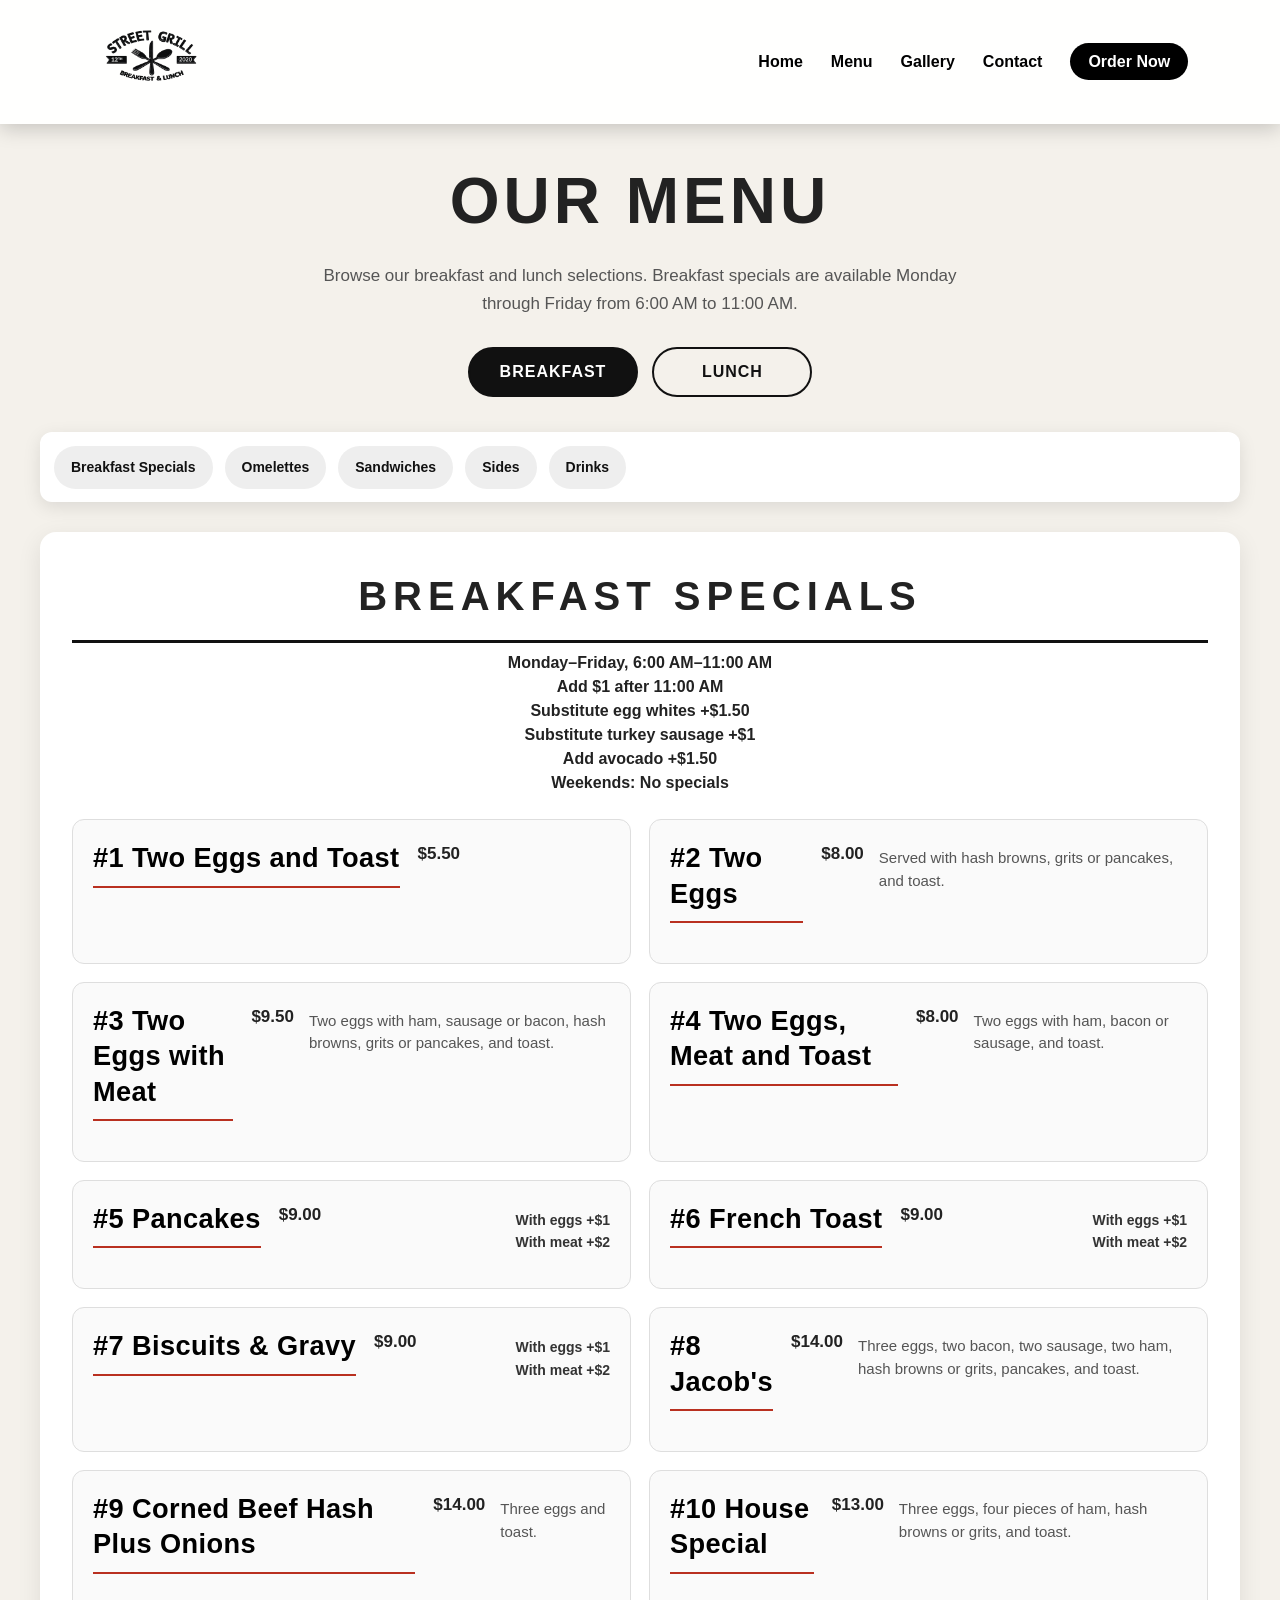
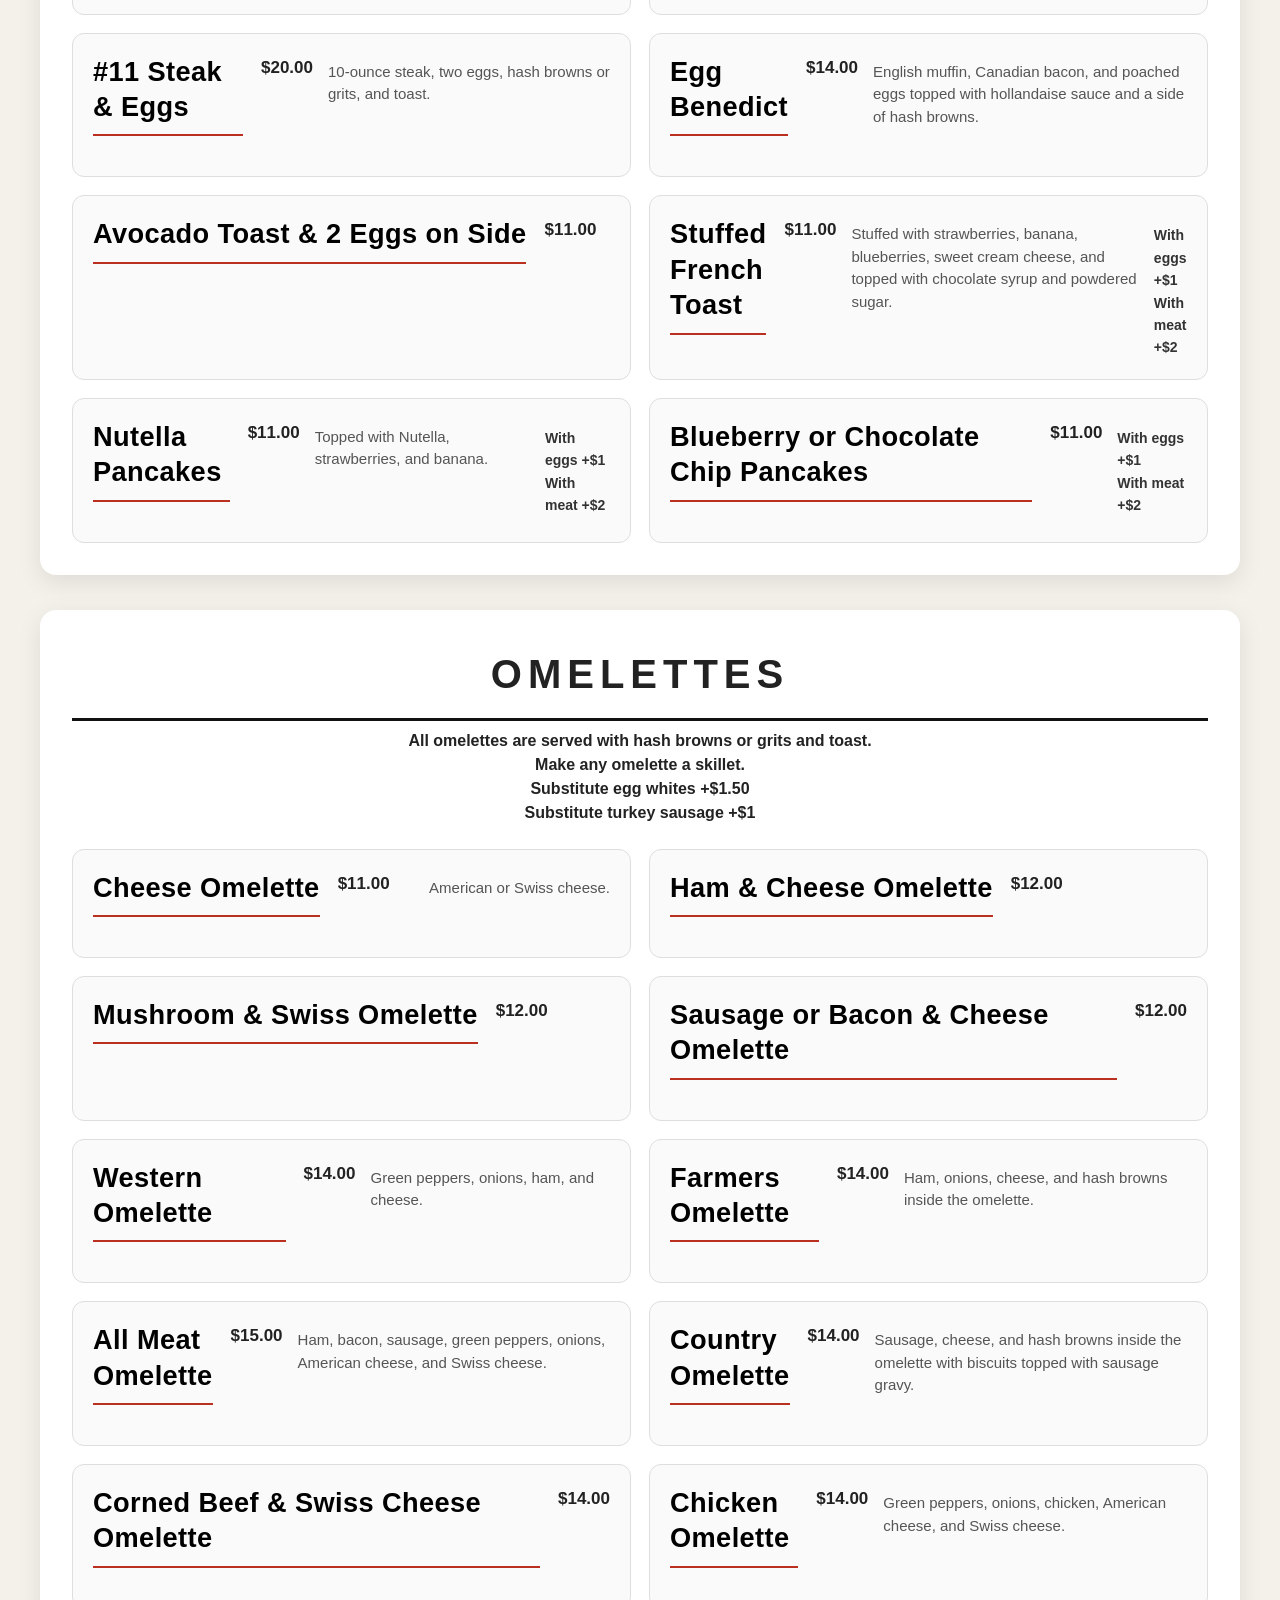
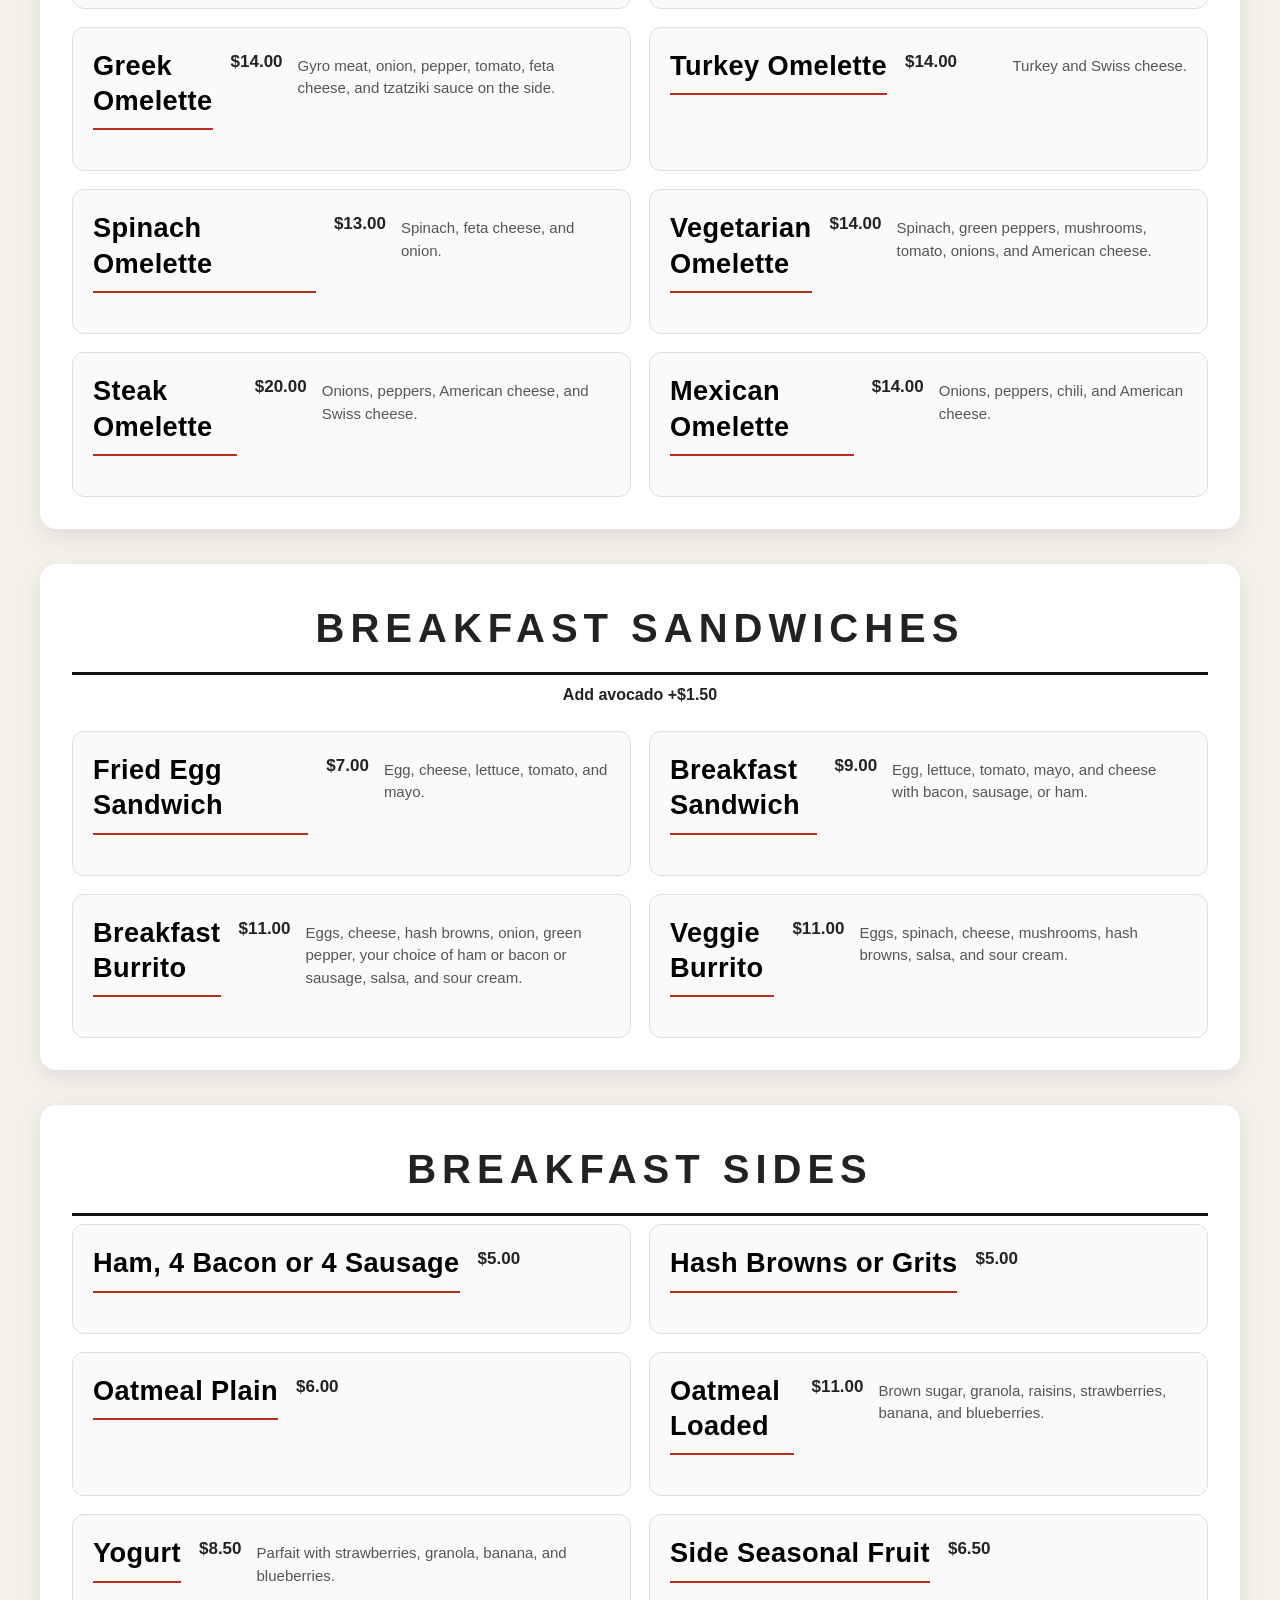
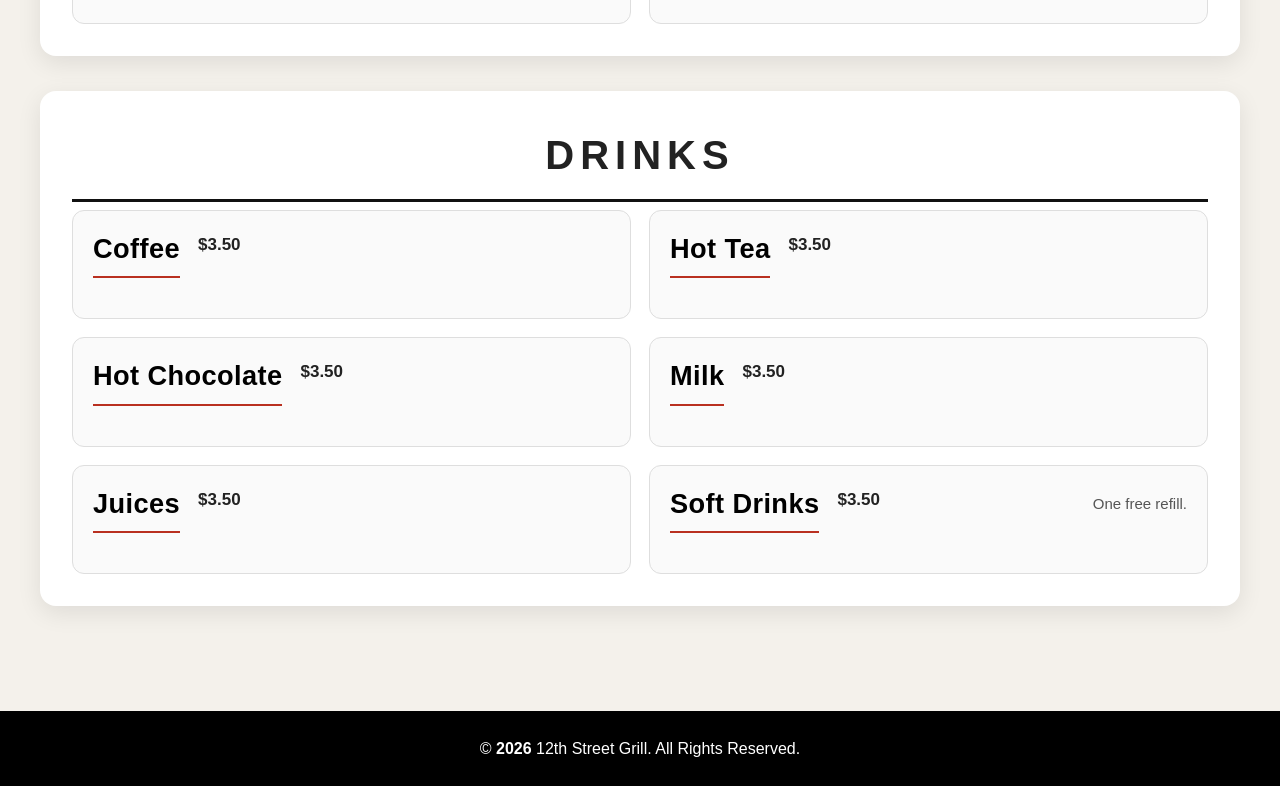
<file: menu.html>
<!DOCTYPE html>
<html lang="en">
<head>
  <meta charset="UTF-8" />
  <meta name="viewport" content="width=device-width, initial-scale=1.0" />

  <title>Menu | 12th Street Grill</title>

  <link rel="stylesheet" href="style.css" />

  <style>
    /* =========================
       MENU PAGE
    ========================== */

    .menu-page {
      min-height: 100vh;
      padding: 150px 20px 70px;
      background: #f4f1eb;
    }

    .menu-container {
      width: 100%;
      max-width: 1200px;
      margin: 0 auto;
    }

    .menu-page-title {
      margin-bottom: 10px;
      text-align: center;
      font-size: clamp(38px, 6vw, 64px);
      font-weight: 800;
      letter-spacing: 4px;
      text-transform: uppercase;
    }

    .menu-page-subtitle {
      max-width: 650px;
      margin: 0 auto 30px;
      text-align: center;
      font-size: 17px;
      line-height: 1.6;
      color: #555;
    }


    /* Breakfast/Lunch Toggle */

    .menu-toggle-buttons {
      display: flex;
      justify-content: center;
      gap: 14px;
      margin-bottom: 35px;
    }

    .meal-toggle-btn {
      min-width: 160px;
      padding: 14px 30px;
      border: 2px solid #111;
      border-radius: 50px;
      background: transparent;
      color: #111;
      font-size: 16px;
      font-weight: 800;
      letter-spacing: 1px;
      text-transform: uppercase;
      cursor: pointer;
      transition: 0.25s ease;
    }

    .meal-toggle-btn:hover,
    .meal-toggle-btn.active {
      background: #111;
      color: #fff;
    }


    /* Category Navigation */

    .category-navigation {
      position: sticky;
      top: 100px;
      z-index: 20;
      display: flex;
      gap: 12px;
      overflow-x: auto;
      margin-bottom: 30px;
      padding: 14px;
      background: #fff;
      border-radius: 12px;
      box-shadow: 0 5px 18px rgba(0, 0, 0, 0.1);
      scrollbar-width: thin;
    }

    .category-navigation a {
      flex-shrink: 0;
      padding: 10px 17px;
      border-radius: 30px;
      background: #eeeeee;
      color: #111;
      font-size: 14px;
      font-weight: 700;
      text-decoration: none;
      white-space: nowrap;
      transition: 0.2s ease;
    }

    .category-navigation a:hover {
      background: #111;
      color: #fff;
    }


    /* Menu Sections */

    .meal-menu {
      display: none;
    }

    .meal-menu.active {
      display: block;
    }

    .menu-category {
      scroll-margin-top: 190px;
      margin-bottom: 35px;
      padding: 32px;
      background: #fff;
      border-radius: 16px;
      box-shadow: 0 7px 25px rgba(0, 0, 0, 0.09);
    }

    .category-heading {
      margin: 0 0 8px;
      padding-bottom: 12px;
      border-bottom: 3px solid #111;
      text-align: center;
      font-size: clamp(27px, 4vw, 40px);
      font-weight: 900;
      letter-spacing: 6px;
      text-transform: uppercase;
    }

    .category-note {
      margin: 0 0 24px;
      text-align: center;
      font-size: 16px;
      font-weight: 700;
      line-height: 1.5;
    }

    .menu-items-grid {
      display: grid;
      grid-template-columns: repeat(2, minmax(0, 1fr));
      gap: 18px;
    }

    .menu-item {
      position: relative;
      padding: 20px;
      border: 1px solid #dedede;
      border-radius: 12px;
      background: #fafafa;
    }

    .menu-item-top {
      display: flex;
      align-items: flex-start;
      justify-content: space-between;
      gap: 18px;
    }

    .menu-item-name {
      margin: 0;
      font-size: 18px;
      font-weight: 800;
      line-height: 1.3;
      letter-spacing: 0.4px;
    }

    .menu-item-price {
      flex-shrink: 0;
      font-size: 17px;
      font-weight: 900;
    }

    .menu-item-description {
      margin: 7px 0 0;
      color: #555;
      font-size: 15px;
      line-height: 1.5;
    }

    .menu-item-options {
      margin: 8px 0 0;
      color: #333;
      font-size: 14px;
      font-weight: 600;
      line-height: 1.6;
    }


    /* Lunch Placeholder */

    .lunch-placeholder {
      padding: 80px 25px;
      background: #fff;
      border-radius: 16px;
      text-align: center;
      box-shadow: 0 7px 25px rgba(0, 0, 0, 0.09);
    }

    .lunch-placeholder h2 {
      margin: 0 0 12px;
      font-size: clamp(30px, 5vw, 48px);
      text-transform: uppercase;
    }

    .lunch-placeholder p {
      margin: 0;
      color: #555;
      font-size: 17px;
    }


    /* Responsive */

    @media (max-width: 850px) {
      .menu-page {
        padding-top: 125px;
      }

      .menu-items-grid {
        grid-template-columns: 1fr;
      }

      .category-navigation {
        top: 80px;
      }
    }

    @media (max-width: 600px) {
      .menu-page {
        padding: 110px 10px 50px;
      }

      .menu-toggle-buttons {
        gap: 8px;
      }

      .meal-toggle-btn {
        width: 50%;
        min-width: 0;
        padding: 12px 10px;
        font-size: 14px;
      }

      .menu-category {
        padding: 22px 14px;
        border-radius: 12px;
      }

      .category-heading {
        font-size: 25px;
        letter-spacing: 3px;
      }

      .category-note {
        font-size: 14px;
      }

      .menu-item {
        padding: 17px 14px;
      }

      .menu-item-name {
        font-size: 16px;
      }

      .menu-item-price {
        font-size: 16px;
      }

      .menu-item-description {
        font-size: 14px;
      }

      .category-navigation {
        top: 70px;
        margin-left: -2px;
        margin-right: -2px;
        border-radius: 8px;
      }
    }
  </style>
</head>

<body>

  <header class="header">
    <nav class="navbar">

      <a href="index.html" aria-label="12th Street Grill home">
        <img
          src="images/logo.png"
          alt="12th Street Grill Logo"
          class="logo"
        />
      </a>

      <button
        class="menu-toggle"
        id="menuToggle"
        type="button"
        aria-label="Open navigation menu"
        aria-expanded="false"
      >
        ☰
      </button>

      <ul class="nav-links" id="navLinks">
        <li><a href="index.html">Home</a></li>
        <li><a href="menu.html">Menu</a></li>
        <li><a href="gallery.html">Gallery</a></li>
        <li><a href="index.html#contact">Contact</a></li>
        <li>
          <a href="order.html" class="order-btn">Order Now</a>
        </li>
      </ul>

    </nav>
  </header>


  <main class="menu-page">
    <div class="menu-container">

      <h1 class="menu-page-title">Our Menu</h1>

      <p class="menu-page-subtitle">
        Browse our breakfast and lunch selections. Breakfast specials are
        available Monday through Friday from 6:00 AM to 11:00 AM.
      </p>


      <!-- Breakfast / Lunch Buttons -->

      <div class="menu-toggle-buttons">
        <button
          class="meal-toggle-btn active"
          id="breakfastBtn"
          type="button"
        >
          Breakfast
        </button>

        <button
          class="meal-toggle-btn"
          id="lunchBtn"
          type="button"
        >
          Lunch
        </button>
      </div>


      <!-- BREAKFAST MENU -->

      <section class="meal-menu active" id="breakfastMenu">

        <nav class="category-navigation">
          <a href="#breakfast-specials">Breakfast Specials</a>
          <a href="#omelettes">Omelettes</a>
          <a href="#breakfast-sandwiches">Sandwiches</a>
          <a href="#breakfast-sides">Sides</a>
          <a href="#breakfast-drinks">Drinks</a>
        </nav>


        <!-- Breakfast Specials -->

        <section class="menu-category" id="breakfast-specials">

          <h2 class="category-heading">Breakfast Specials</h2>

          <p class="category-note">
            Monday–Friday, 6:00 AM–11:00 AM<br>
            Add $1 after 11:00 AM<br>
            Substitute egg whites +$1.50<br>
            Substitute turkey sausage +$1<br>
            Add avocado +$1.50<br>
            Weekends: No specials
          </p>

          <div class="menu-items-grid">

            <article class="menu-item">
              <div class="menu-item-top">
                <h3 class="menu-item-name">#1 Two Eggs and Toast</h3>
                <span class="menu-item-price">$5.50</span>
              </div>
            </article>

            <article class="menu-item">
              <div class="menu-item-top">
                <h3 class="menu-item-name">#2 Two Eggs</h3>
                <span class="menu-item-price">$8.00</span>
              </div>

              <p class="menu-item-description">
                Served with hash browns, grits or pancakes, and toast.
              </p>
            </article>

            <article class="menu-item">
              <div class="menu-item-top">
                <h3 class="menu-item-name">#3 Two Eggs with Meat</h3>
                <span class="menu-item-price">$9.50</span>
              </div>

              <p class="menu-item-description">
                Two eggs with ham, sausage or bacon, hash browns, grits or
                pancakes, and toast.
              </p>
            </article>

            <article class="menu-item">
              <div class="menu-item-top">
                <h3 class="menu-item-name">#4 Two Eggs, Meat and Toast</h3>
                <span class="menu-item-price">$8.00</span>
              </div>

              <p class="menu-item-description">
                Two eggs with ham, bacon or sausage, and toast.
              </p>
            </article>

            <article class="menu-item">
              <div class="menu-item-top">
                <h3 class="menu-item-name">#5 Pancakes</h3>
                <span class="menu-item-price">$9.00</span>
              </div>

              <p class="menu-item-options">
                With eggs +$1<br>
                With meat +$2
              </p>
            </article>

            <article class="menu-item">
              <div class="menu-item-top">
                <h3 class="menu-item-name">#6 French Toast</h3>
                <span class="menu-item-price">$9.00</span>
              </div>

              <p class="menu-item-options">
                With eggs +$1<br>
                With meat +$2
              </p>
            </article>

            <article class="menu-item">
              <div class="menu-item-top">
                <h3 class="menu-item-name">#7 Biscuits &amp; Gravy</h3>
                <span class="menu-item-price">$9.00</span>
              </div>

              <p class="menu-item-options">
                With eggs +$1<br>
                With meat +$2
              </p>
            </article>

            <article class="menu-item">
              <div class="menu-item-top">
                <h3 class="menu-item-name">#8 Jacob's</h3>
                <span class="menu-item-price">$14.00</span>
              </div>

              <p class="menu-item-description">
                Three eggs, two bacon, two sausage, two ham, hash browns or
                grits, pancakes, and toast.
              </p>
            </article>

            <article class="menu-item">
              <div class="menu-item-top">
                <h3 class="menu-item-name">
                  #9 Corned Beef Hash Plus Onions
                </h3>

                <span class="menu-item-price">$14.00</span>
              </div>

              <p class="menu-item-description">
                Three eggs and toast.
              </p>
            </article>

            <article class="menu-item">
              <div class="menu-item-top">
                <h3 class="menu-item-name">#10 House Special</h3>
                <span class="menu-item-price">$13.00</span>
              </div>

              <p class="menu-item-description">
                Three eggs, four pieces of ham, hash browns or grits, and toast.
              </p>
            </article>

            <article class="menu-item">
              <div class="menu-item-top">
                <h3 class="menu-item-name">#11 Steak &amp; Eggs</h3>
                <span class="menu-item-price">$20.00</span>
              </div>

              <p class="menu-item-description">
                10-ounce steak, two eggs, hash browns or grits, and toast.
              </p>
            </article>

            <article class="menu-item">
              <div class="menu-item-top">
                <h3 class="menu-item-name">Egg Benedict</h3>
                <span class="menu-item-price">$14.00</span>
              </div>

              <p class="menu-item-description">
                English muffin, Canadian bacon, and poached eggs topped with
                hollandaise sauce and a side of hash browns.
              </p>
            </article>

            <article class="menu-item">
              <div class="menu-item-top">
                <h3 class="menu-item-name">
                  Avocado Toast &amp; 2 Eggs on Side
                </h3>

                <span class="menu-item-price">$11.00</span>
              </div>
            </article>

            <article class="menu-item">
              <div class="menu-item-top">
                <h3 class="menu-item-name">Stuffed French Toast</h3>
                <span class="menu-item-price">$11.00</span>
              </div>

              <p class="menu-item-description">
                Stuffed with strawberries, banana, blueberries, sweet cream
                cheese, and topped with chocolate syrup and powdered sugar.
              </p>

              <p class="menu-item-options">
                With eggs +$1<br>
                With meat +$2
              </p>
            </article>

            <article class="menu-item">
              <div class="menu-item-top">
                <h3 class="menu-item-name">Nutella Pancakes</h3>
                <span class="menu-item-price">$11.00</span>
              </div>

              <p class="menu-item-description">
                Topped with Nutella, strawberries, and banana.
              </p>

              <p class="menu-item-options">
                With eggs +$1<br>
                With meat +$2
              </p>
            </article>

            <article class="menu-item">
              <div class="menu-item-top">
                <h3 class="menu-item-name">
                  Blueberry or Chocolate Chip Pancakes
                </h3>

                <span class="menu-item-price">$11.00</span>
              </div>

              <p class="menu-item-options">
                With eggs +$1<br>
                With meat +$2
              </p>
            </article>

          </div>
        </section>


        <!-- Omelettes -->

        <section class="menu-category" id="omelettes">

          <h2 class="category-heading">Omelettes</h2>

          <p class="category-note">
            All omelettes are served with hash browns or grits and toast.<br>
            Make any omelette a skillet.<br>
            Substitute egg whites +$1.50<br>
            Substitute turkey sausage +$1
          </p>

          <div class="menu-items-grid">

            <article class="menu-item">
              <div class="menu-item-top">
                <h3 class="menu-item-name">Cheese Omelette</h3>
                <span class="menu-item-price">$11.00</span>
              </div>

              <p class="menu-item-description">
                American or Swiss cheese.
              </p>
            </article>

            <article class="menu-item">
              <div class="menu-item-top">
                <h3 class="menu-item-name">Ham &amp; Cheese Omelette</h3>
                <span class="menu-item-price">$12.00</span>
              </div>
            </article>

            <article class="menu-item">
              <div class="menu-item-top">
                <h3 class="menu-item-name">
                  Mushroom &amp; Swiss Omelette
                </h3>

                <span class="menu-item-price">$12.00</span>
              </div>
            </article>

            <article class="menu-item">
              <div class="menu-item-top">
                <h3 class="menu-item-name">
                  Sausage or Bacon &amp; Cheese Omelette
                </h3>

                <span class="menu-item-price">$12.00</span>
              </div>
            </article>

            <article class="menu-item">
              <div class="menu-item-top">
                <h3 class="menu-item-name">Western Omelette</h3>
                <span class="menu-item-price">$14.00</span>
              </div>

              <p class="menu-item-description">
                Green peppers, onions, ham, and cheese.
              </p>
            </article>

            <article class="menu-item">
              <div class="menu-item-top">
                <h3 class="menu-item-name">Farmers Omelette</h3>
                <span class="menu-item-price">$14.00</span>
              </div>

              <p class="menu-item-description">
                Ham, onions, cheese, and hash browns inside the omelette.
              </p>
            </article>

            <article class="menu-item">
              <div class="menu-item-top">
                <h3 class="menu-item-name">All Meat Omelette</h3>
                <span class="menu-item-price">$15.00</span>
              </div>

              <p class="menu-item-description">
                Ham, bacon, sausage, green peppers, onions, American cheese,
                and Swiss cheese.
              </p>
            </article>

            <article class="menu-item">
              <div class="menu-item-top">
                <h3 class="menu-item-name">Country Omelette</h3>
                <span class="menu-item-price">$14.00</span>
              </div>

              <p class="menu-item-description">
                Sausage, cheese, and hash browns inside the omelette with
                biscuits topped with sausage gravy.
              </p>
            </article>

            <article class="menu-item">
              <div class="menu-item-top">
                <h3 class="menu-item-name">
                  Corned Beef &amp; Swiss Cheese Omelette
                </h3>

                <span class="menu-item-price">$14.00</span>
              </div>
            </article>

            <article class="menu-item">
              <div class="menu-item-top">
                <h3 class="menu-item-name">Chicken Omelette</h3>
                <span class="menu-item-price">$14.00</span>
              </div>

              <p class="menu-item-description">
                Green peppers, onions, chicken, American cheese, and Swiss
                cheese.
              </p>
            </article>

            <article class="menu-item">
              <div class="menu-item-top">
                <h3 class="menu-item-name">Greek Omelette</h3>
                <span class="menu-item-price">$14.00</span>
              </div>

              <p class="menu-item-description">
                Gyro meat, onion, pepper, tomato, feta cheese, and tzatziki
                sauce on the side.
              </p>
            </article>

            <article class="menu-item">
              <div class="menu-item-top">
                <h3 class="menu-item-name">Turkey Omelette</h3>
                <span class="menu-item-price">$14.00</span>
              </div>

              <p class="menu-item-description">
                Turkey and Swiss cheese.
              </p>
            </article>

            <article class="menu-item">
              <div class="menu-item-top">
                <h3 class="menu-item-name">Spinach Omelette</h3>
                <span class="menu-item-price">$13.00</span>
              </div>

              <p class="menu-item-description">
                Spinach, feta cheese, and onion.
              </p>
            </article>

            <article class="menu-item">
              <div class="menu-item-top">
                <h3 class="menu-item-name">Vegetarian Omelette</h3>
                <span class="menu-item-price">$14.00</span>
              </div>

              <p class="menu-item-description">
                Spinach, green peppers, mushrooms, tomato, onions, and
                American cheese.
              </p>
            </article>

            <article class="menu-item">
              <div class="menu-item-top">
                <h3 class="menu-item-name">Steak Omelette</h3>
                <span class="menu-item-price">$20.00</span>
              </div>

              <p class="menu-item-description">
                Onions, peppers, American cheese, and Swiss cheese.
              </p>
            </article>

            <article class="menu-item">
              <div class="menu-item-top">
                <h3 class="menu-item-name">Mexican Omelette</h3>
                <span class="menu-item-price">$14.00</span>
              </div>

              <p class="menu-item-description">
                Onions, peppers, chili, and American cheese.
              </p>
            </article>

          </div>
        </section>


        <!-- Breakfast Sandwiches -->

        <section class="menu-category" id="breakfast-sandwiches">

          <h2 class="category-heading">Breakfast Sandwiches</h2>

          <p class="category-note">
            Add avocado +$1.50
          </p>

          <div class="menu-items-grid">

            <article class="menu-item">
              <div class="menu-item-top">
                <h3 class="menu-item-name">Fried Egg Sandwich</h3>
                <span class="menu-item-price">$7.00</span>
              </div>

              <p class="menu-item-description">
                Egg, cheese, lettuce, tomato, and mayo.
              </p>
            </article>

            <article class="menu-item">
              <div class="menu-item-top">
                <h3 class="menu-item-name">Breakfast Sandwich</h3>
                <span class="menu-item-price">$9.00</span>
              </div>

              <p class="menu-item-description">
                Egg, lettuce, tomato, mayo, and cheese with bacon, sausage,
                or ham.
              </p>
            </article>

            <article class="menu-item">
              <div class="menu-item-top">
                <h3 class="menu-item-name">Breakfast Burrito</h3>
                <span class="menu-item-price">$11.00</span>
              </div>

              <p class="menu-item-description">
                Eggs, cheese, hash browns, onion, green pepper, your choice of
                ham or bacon or sausage, salsa, and sour cream.
              </p>
            </article>

            <article class="menu-item">
              <div class="menu-item-top">
                <h3 class="menu-item-name">Veggie Burrito</h3>
                <span class="menu-item-price">$11.00</span>
              </div>

              <p class="menu-item-description">
                Eggs, spinach, cheese, mushrooms, hash browns, salsa, and
                sour cream.
              </p>
            </article>

          </div>
        </section>


        <!-- Breakfast Sides -->

        <section class="menu-category" id="breakfast-sides">

          <h2 class="category-heading">Breakfast Sides</h2>

          <div class="menu-items-grid">

            <article class="menu-item">
              <div class="menu-item-top">
                <h3 class="menu-item-name">
                  Ham, 4 Bacon or 4 Sausage
                </h3>

                <span class="menu-item-price">$5.00</span>
              </div>
            </article>

            <article class="menu-item">
              <div class="menu-item-top">
                <h3 class="menu-item-name">Hash Browns or Grits</h3>
                <span class="menu-item-price">$5.00</span>
              </div>
            </article>

            <article class="menu-item">
              <div class="menu-item-top">
                <h3 class="menu-item-name">Oatmeal Plain</h3>
                <span class="menu-item-price">$6.00</span>
              </div>
            </article>

            <article class="menu-item">
              <div class="menu-item-top">
                <h3 class="menu-item-name">Oatmeal Loaded</h3>
                <span class="menu-item-price">$11.00</span>
              </div>

              <p class="menu-item-description">
                Brown sugar, granola, raisins, strawberries, banana, and
                blueberries.
              </p>
            </article>

            <article class="menu-item">
              <div class="menu-item-top">
                <h3 class="menu-item-name">Yogurt</h3>
                <span class="menu-item-price">$8.50</span>
              </div>

              <p class="menu-item-description">
                Parfait with strawberries, granola, banana, and blueberries.
              </p>
            </article>

            <article class="menu-item">
              <div class="menu-item-top">
                <h3 class="menu-item-name">Side Seasonal Fruit</h3>
                <span class="menu-item-price">$6.50</span>
              </div>
            </article>

          </div>
        </section>


        <!-- Drinks -->

        <section class="menu-category" id="breakfast-drinks">

          <h2 class="category-heading">Drinks</h2>

          <div class="menu-items-grid">

            <article class="menu-item">
              <div class="menu-item-top">
                <h3 class="menu-item-name">Coffee</h3>
                <span class="menu-item-price">$3.50</span>
              </div>
            </article>

            <article class="menu-item">
              <div class="menu-item-top">
                <h3 class="menu-item-name">Hot Tea</h3>
                <span class="menu-item-price">$3.50</span>
              </div>
            </article>

            <article class="menu-item">
              <div class="menu-item-top">
                <h3 class="menu-item-name">Hot Chocolate</h3>
                <span class="menu-item-price">$3.50</span>
              </div>
            </article>

            <article class="menu-item">
              <div class="menu-item-top">
                <h3 class="menu-item-name">Milk</h3>
                <span class="menu-item-price">$3.50</span>
              </div>
            </article>

            <article class="menu-item">
              <div class="menu-item-top">
                <h3 class="menu-item-name">Juices</h3>
                <span class="menu-item-price">$3.50</span>
              </div>
            </article>

            <article class="menu-item">
              <div class="menu-item-top">
                <h3 class="menu-item-name">
                  Soft Drinks
                </h3>

                <span class="menu-item-price">$3.50</span>
              </div>

              <p class="menu-item-description">
                One free refill.
              </p>
            </article>

          </div>
        </section>

      </section>


      <!-- LUNCH MENU -->

<!-- LUNCH MENU -->

<section class="meal-menu" id="lunchMenu">

  <nav class="category-navigation">
    <a href="#lunch-sandwiches">Sandwiches</a>
    <a href="#appetizers">Appetizers</a>
    <a href="#burgers">Burgers</a>
    <a href="#melts">Melts</a>
    <a href="#subs">Subs</a>
    <a href="#chili-soup">Chili &amp; Soup</a>
    <a href="#salads">Salads</a>
    <a href="#kids">Kids</a>
    <a href="#pitas">Pitas</a>
    <a href="#wraps">Wraps</a>
    <a href="#stir-fry">Stir Fry</a>
  </nav>


  <!-- Sandwiches -->

  <section class="menu-category" id="lunch-sandwiches">

    <h2 class="category-heading">Sandwiches</h2>

    <p class="category-note">
      Make any sandwich deluxe for +$6<br>
      Includes fries, coleslaw, and a soft drink<br>
      Add chili and cheese +$3
    </p>

    <div class="menu-items-grid">

      <article class="menu-item">
        <div class="menu-item-top">
          <h3 class="menu-item-name">Corned Beef &amp; Swiss</h3>
          <span class="menu-item-price">$12.00</span>
        </div>
        <p class="menu-item-description">
          Served on rye or an onion roll.
        </p>
      </article>

      <article class="menu-item">
        <div class="menu-item-top">
          <h3 class="menu-item-name">Reuben</h3>
          <span class="menu-item-price">$13.00</span>
        </div>
        <p class="menu-item-description">
          Sauerkraut and Swiss cheese on rye or an onion roll.
        </p>
      </article>

      <article class="menu-item">
        <div class="menu-item-top">
          <h3 class="menu-item-name">12th Street Corned Beef</h3>
          <span class="menu-item-price">$13.00</span>
        </div>
        <p class="menu-item-description">
          Coleslaw, Russian dressing, and Swiss cheese on rye or an onion roll.
        </p>
      </article>

      <article class="menu-item">
        <div class="menu-item-top">
          <h3 class="menu-item-name">Baked Ham Sandwich</h3>
          <span class="menu-item-price">$10.00</span>
        </div>
        <p class="menu-item-description">
          Lettuce, tomato, and mayo on a Kaiser roll.
        </p>
      </article>

      <article class="menu-item">
        <div class="menu-item-top">
          <h3 class="menu-item-name">Baked Turkey Sandwich</h3>
          <span class="menu-item-price">$11.00</span>
        </div>
        <p class="menu-item-description">
          Lettuce, tomato, and mayo.
        </p>
      </article>

      <article class="menu-item">
        <div class="menu-item-top">
          <h3 class="menu-item-name">Tuna</h3>
          <span class="menu-item-price">$10.00</span>
        </div>
        <p class="menu-item-description">
          Lettuce, tomato, and mayo.
        </p>
      </article>

      <article class="menu-item">
        <div class="menu-item-top">
          <h3 class="menu-item-name">B.L.T.</h3>
          <span class="menu-item-price">$10.00</span>
        </div>
        <p class="menu-item-description">
          Six pieces of bacon, lettuce, tomato, and mayo.
        </p>
      </article>

      <article class="menu-item">
        <div class="menu-item-top">
          <h3 class="menu-item-name">Grilled Cheese</h3>
          <span class="menu-item-price">$4.50</span>
        </div>
      </article>

      <article class="menu-item">
        <div class="menu-item-top">
          <h3 class="menu-item-name">Grilled Ham &amp; Cheese</h3>
          <span class="menu-item-price">$10.00</span>
        </div>
      </article>

      <article class="menu-item">
        <div class="menu-item-top">
          <h3 class="menu-item-name">Club</h3>
          <span class="menu-item-price">$13.00</span>
        </div>
        <p class="menu-item-description">
          Turkey, bacon, ham, mayo, lettuce, and tomato.
        </p>
      </article>

      <article class="menu-item">
        <div class="menu-item-top">
          <h3 class="menu-item-name">Chicken Club Sandwich</h3>
          <span class="menu-item-price">$14.00</span>
        </div>
        <p class="menu-item-description">
          Chicken, bacon, mayo, lettuce, and tomato.
        </p>
      </article>

      <article class="menu-item">
        <div class="menu-item-top">
          <h3 class="menu-item-name">Turkey Delight</h3>
          <span class="menu-item-price">$12.00</span>
        </div>
        <p class="menu-item-description">
          Baked turkey, pesto sauce, Swiss cheese, grilled onion, and tomato on
          grilled rye.
        </p>
      </article>

      <article class="menu-item">
        <div class="menu-item-top">
          <h3 class="menu-item-name">Chicken Breast Sandwich</h3>
          <span class="menu-item-price">$12.00</span>
        </div>
        <p class="menu-item-description">
          Lettuce, tomato, and mayo on a bun.
        </p>
      </article>

      <article class="menu-item">
        <div class="menu-item-top">
          <h3 class="menu-item-name">Cajun Chicken Sandwich</h3>
          <span class="menu-item-price">$12.00</span>
        </div>
        <p class="menu-item-description">
          Lettuce, tomato, Cajun sauce, and Swiss cheese on a bun.
        </p>
      </article>

    </div>
  </section>


  <!-- Appetizers -->

  <section class="menu-category" id="appetizers">

    <h2 class="category-heading">Appetizers</h2>

    <div class="menu-items-grid">

      <article class="menu-item">
        <div class="menu-item-top">
          <h3 class="menu-item-name">Loaded French Fries</h3>
          <span class="menu-item-price">$11.00</span>
        </div>
        <p class="menu-item-description">
          Bacon, cheddar cheese, onion, tomato, and sour cream.
        </p>
      </article>

      <article class="menu-item">
        <div class="menu-item-top">
          <h3 class="menu-item-name">French Fries</h3>
          <span class="menu-item-price">$5.00</span>
        </div>
      </article>

      <article class="menu-item">
        <div class="menu-item-top">
          <h3 class="menu-item-name">Waffle Fries</h3>
          <span class="menu-item-price">$6.50</span>
        </div>
      </article>

      <article class="menu-item">
        <div class="menu-item-top">
          <h3 class="menu-item-name">Cheese Fries</h3>
          <span class="menu-item-price">$6.00</span>
        </div>
      </article>

      <article class="menu-item">
        <div class="menu-item-top">
          <h3 class="menu-item-name">Chili Fries</h3>
          <span class="menu-item-price">$6.00</span>
        </div>
      </article>

      <article class="menu-item">
        <div class="menu-item-top">
          <h3 class="menu-item-name">Chili Cheese Fries</h3>
          <span class="menu-item-price">$7.00</span>
        </div>
      </article>

      <article class="menu-item">
        <div class="menu-item-top">
          <h3 class="menu-item-name">Onion Rings</h3>
          <span class="menu-item-price">$7.00</span>
        </div>
      </article>

      <article class="menu-item">
        <div class="menu-item-top">
          <h3 class="menu-item-name">Cheese Sticks</h3>
          <span class="menu-item-price">$8.00</span>
        </div>
      </article>

      <article class="menu-item">
        <div class="menu-item-top">
          <h3 class="menu-item-name">Chicken Strips</h3>
          <span class="menu-item-price">$10.00</span>
        </div>
        <p class="menu-item-description">Five pieces.</p>
      </article>

      <article class="menu-item">
        <div class="menu-item-top">
          <h3 class="menu-item-name">Wing Dings</h3>
          <span class="menu-item-price">$10 / $11</span>
        </div>
        <p class="menu-item-description">
          Six pieces $10 or eight pieces $11.
        </p>
      </article>

      <article class="menu-item">
        <div class="menu-item-top">
          <h3 class="menu-item-name">Jalapeño Poppers</h3>
          <span class="menu-item-price">$8.00</span>
        </div>
      </article>

      <article class="menu-item">
        <div class="menu-item-top">
          <h3 class="menu-item-name">Coleslaw</h3>
          <span class="menu-item-price">$4.50</span>
        </div>
      </article>

      <article class="menu-item">
        <div class="menu-item-top">
          <h3 class="menu-item-name">Greek Loaded Fries</h3>
          <span class="menu-item-price">$11.00</span>
        </div>
        <p class="menu-item-description">
          Feta cheese, tomato, onion, and gyro meat topped with cucumber sauce.
        </p>
      </article>

    </div>
  </section>


  <!-- Burgers -->

  <section class="menu-category" id="burgers">

    <h2 class="category-heading">Burgers</h2>

    <p class="category-note">
      All burgers are made with a 1/2-pound Angus patty<br>
      Make it a double +$4<br>
      Make it deluxe for +$6 with fries, coleslaw, and a soft drink<br>
      Add chili and cheese +$3
    </p>

    <div class="menu-items-grid">

      <article class="menu-item">
        <div class="menu-item-top">
          <h3 class="menu-item-name">Hamburger</h3>
          <span class="menu-item-price">$10.00</span>
        </div>
        <p class="menu-item-description">
          Mayo, lettuce, tomato, onion, and pickles.
        </p>
      </article>

      <article class="menu-item">
        <div class="menu-item-top">
          <h3 class="menu-item-name">Cheeseburger</h3>
          <span class="menu-item-price">$10.50</span>
        </div>
        <p class="menu-item-description">
          Mayo, lettuce, tomato, onions, and pickles.
        </p>
      </article>

      <article class="menu-item">
        <div class="menu-item-top">
          <h3 class="menu-item-name">Bacon Cheeseburger</h3>
          <span class="menu-item-price">$12.00</span>
        </div>
        <p class="menu-item-description">
          Mayo, lettuce, tomato, onions, and pickles.
        </p>
      </article>

      <article class="menu-item">
        <div class="menu-item-top">
          <h3 class="menu-item-name">Mushroom Swiss Burger</h3>
          <span class="menu-item-price">$11.00</span>
        </div>
        <p class="menu-item-description">
          Mushrooms and Swiss cheese.
        </p>
      </article>

      <article class="menu-item">
        <div class="menu-item-top">
          <h3 class="menu-item-name">Turkey Burger</h3>
          <span class="menu-item-price">$12.00</span>
        </div>
        <p class="menu-item-description">
          Mayo, lettuce, tomato, onions, pickles, and Swiss cheese.
        </p>
      </article>

      <article class="menu-item">
        <div class="menu-item-top">
          <h3 class="menu-item-name">Avocado Burger</h3>
          <span class="menu-item-price">$13.00</span>
        </div>
        <p class="menu-item-description">
          Lettuce, tomato, mayo, Swiss cheese, and avocado.
        </p>
      </article>

      <article class="menu-item">
        <div class="menu-item-top">
          <h3 class="menu-item-name">Monster Burger</h3>
          <span class="menu-item-price">$15.00</span>
        </div>
        <p class="menu-item-description">
          Corned beef, lettuce, tomato, mayo, onion, pickle, fried egg, and
          Swiss cheese.
        </p>
      </article>

    </div>
  </section>


  <!-- Melts -->

  <section class="menu-category" id="melts">

    <h2 class="category-heading">Melts</h2>

    <p class="category-note">
      Make it deluxe for +$6 with fries, coleslaw, and a soft drink<br>
      Add chili and cheese +$3
    </p>

    <div class="menu-items-grid">

      <article class="menu-item">
        <div class="menu-item-top">
          <h3 class="menu-item-name">Patty Melt</h3>
          <span class="menu-item-price">$11.00</span>
        </div>
        <p class="menu-item-description">
          Hamburger patty, onion, and Swiss cheese on grilled rye.
        </p>
      </article>

      <article class="menu-item">
        <div class="menu-item-top">
          <h3 class="menu-item-name">Super Patty Melt</h3>
          <span class="menu-item-price">$12.00</span>
        </div>
        <p class="menu-item-description">
          Hamburger patty, bacon, onion, and Swiss cheese on grilled rye.
        </p>
      </article>

      <article class="menu-item">
        <div class="menu-item-top">
          <h3 class="menu-item-name">Chicken Melt</h3>
          <span class="menu-item-price">$11.00</span>
        </div>
        <p class="menu-item-description">
          Chicken breast, Swiss cheese, and onions on grilled rye.
        </p>
      </article>

      <article class="menu-item">
        <div class="menu-item-top">
          <h3 class="menu-item-name">Super Chicken Melt</h3>
          <span class="menu-item-price">$12.00</span>
        </div>
        <p class="menu-item-description">
          Chicken breast, bacon, onion, and Swiss cheese on grilled rye.
        </p>
      </article>

      <article class="menu-item">
        <div class="menu-item-top">
          <h3 class="menu-item-name">Tuna Melt</h3>
          <span class="menu-item-price">$12.00</span>
        </div>
        <p class="menu-item-description">
          Tuna and Swiss cheese on grilled rye.
        </p>
      </article>

    </div>
  </section>


  <!-- Subs -->

  <section class="menu-category" id="subs">

    <h2 class="category-heading">Subs</h2>

    <p class="category-note">
      Make it deluxe for +$6 with fries, coleslaw, and a soft drink<br>
      Add chili and cheese +$3
    </p>

    <div class="menu-items-grid">

      <article class="menu-item">
        <div class="menu-item-top">
          <h3 class="menu-item-name">Chicken Sub</h3>
          <span class="menu-item-price">$12.00</span>
        </div>
        <p class="menu-item-description">
          Grilled chicken, green pepper, onion, and Swiss cheese.
        </p>
      </article>

      <article class="menu-item">
        <div class="menu-item-top">
          <h3 class="menu-item-name">Philly Steak Sub</h3>
          <span class="menu-item-price">$13.00</span>
        </div>
        <p class="menu-item-description">
          Grilled mushrooms, green pepper, onion, and Swiss cheese.
        </p>
      </article>

      <article class="menu-item">
        <div class="menu-item-top">
          <h3 class="menu-item-name">Slim Jim</h3>
          <span class="menu-item-price">$12.00</span>
        </div>
        <p class="menu-item-description">
          Ham, lettuce, tomato, mayo, and Swiss cheese.
        </p>
      </article>

    </div>
  </section>


  <!-- Chili and Soup -->

  <section class="menu-category" id="chili-soup">

    <h2 class="category-heading">Chili &amp; Soup</h2>

    <div class="menu-items-grid">

      <article class="menu-item">
        <div class="menu-item-top">
          <h3 class="menu-item-name">Soup of the Day</h3>
          <span class="menu-item-price">$5 / $6 / $10</span>
        </div>
        <p class="menu-item-description">
          Cup $5, bowl $6, or quart $10.
        </p>
      </article>

      <article class="menu-item">
        <div class="menu-item-top">
          <h3 class="menu-item-name">Chili</h3>
          <span class="menu-item-price">$6 / $10</span>
        </div>
        <p class="menu-item-description">
          Cup $6 or quart $10.
        </p>
      </article>

    </div>
  </section>


  <!-- Salads -->

  <section class="menu-category" id="salads">

    <h2 class="category-heading">Salads</h2>

    <p class="category-note">
      Add avocado +$1.50
    </p>

    <div class="menu-items-grid">

      <article class="menu-item">
        <div class="menu-item-top">
          <h3 class="menu-item-name">Tossed Salad</h3>
          <span class="menu-item-price">$6.00</span>
        </div>
      </article>

      <article class="menu-item">
        <div class="menu-item-top">
          <h3 class="menu-item-name">Greek Salad</h3>
          <span class="menu-item-price">$12 / $14</span>
        </div>
        <p class="menu-item-description">
          Small $12 or large $14. Add chicken breast +$4.
        </p>
      </article>

      <article class="menu-item">
        <div class="menu-item-top">
          <h3 class="menu-item-name">Grilled Chicken Salad</h3>
          <span class="menu-item-price">$15.00</span>
        </div>
        <p class="menu-item-description">
          Chicken, lettuce, cucumber, tomato, red onion, boiled egg, and
          cheddar cheese.
        </p>
      </article>

      <article class="menu-item">
        <div class="menu-item-top">
          <h3 class="menu-item-name">Crispy Chicken Salad</h3>
          <span class="menu-item-price">$15.00</span>
        </div>
        <p class="menu-item-description">
          Crispy chicken, spring lettuce, tomato, cucumber, red onion, boiled
          egg, and cheddar cheese.
        </p>
      </article>

      <article class="menu-item">
        <div class="menu-item-top">
          <h3 class="menu-item-name">Tuna Salad</h3>
          <span class="menu-item-price">$15.00</span>
        </div>
        <p class="menu-item-description">
          Lettuce, tomato, cucumber, red onion, and boiled egg.
        </p>
      </article>

      <article class="menu-item">
        <div class="menu-item-top">
          <h3 class="menu-item-name">Julienne Salad</h3>
          <span class="menu-item-price">$15.00</span>
        </div>
        <p class="menu-item-description">
          Lettuce, tomato, cucumber, red onion, boiled egg, ham, turkey, and
          cheddar cheese.
        </p>
      </article>

      <article class="menu-item">
        <div class="menu-item-top">
          <h3 class="menu-item-name">Strawberry Salad</h3>
          <span class="menu-item-price">$15.00</span>
        </div>
        <p class="menu-item-description">
          Grilled chicken, spring lettuce, strawberries, oranges, raisins,
          and walnuts.
        </p>
      </article>

      <article class="menu-item">
        <div class="menu-item-top">
          <h3 class="menu-item-name">Michigan Salad</h3>
          <span class="menu-item-price">$15.00</span>
        </div>
        <p class="menu-item-description">
          Grilled chicken, spinach, feta cheese, cranberries, blueberries,
          strawberries, and pecans.
        </p>
      </article>

      <article class="menu-item">
        <div class="menu-item-top">
          <h3 class="menu-item-name">Caesar Chicken Salad</h3>
          <span class="menu-item-price">$15.00</span>
        </div>
        <p class="menu-item-description">
          Grilled chicken, romaine lettuce, Parmesan cheese, cucumbers, and
          croutons.
        </p>
      </article>

    </div>
  </section>


  <!-- Kids -->

  <section class="menu-category" id="kids">

    <h2 class="category-heading">Kids</h2>

    <p class="category-note">
      All kids meals are served with a small drink.
    </p>

    <div class="menu-items-grid">

      <article class="menu-item">
        <div class="menu-item-top">
          <h3 class="menu-item-name">Breakfast</h3>
          <span class="menu-item-price">$7.00</span>
        </div>
        <p class="menu-item-description">
          One egg, two bacon or two sausage, and one slice of toast.
        </p>
      </article>

      <article class="menu-item">
        <div class="menu-item-top">
          <h3 class="menu-item-name">Grilled Cheese &amp; Fries</h3>
          <span class="menu-item-price">$7.00</span>
        </div>
      </article>

      <article class="menu-item">
        <div class="menu-item-top">
          <h3 class="menu-item-name">Pancakes or French Toast</h3>
          <span class="menu-item-price">$7.50</span>
        </div>
        <p class="menu-item-description">
          Two bacon or two sausage links and one egg.
        </p>
      </article>

      <article class="menu-item">
        <div class="menu-item-top">
          <h3 class="menu-item-name">Chicken Strips &amp; Fries</h3>
          <span class="menu-item-price">$8.00</span>
        </div>
        <p class="menu-item-description">Two pieces.</p>
      </article>

      <article class="menu-item">
        <div class="menu-item-top">
          <h3 class="menu-item-name">Wing Dings &amp; Fries</h3>
          <span class="menu-item-price">$8.00</span>
        </div>
        <p class="menu-item-description">Four pieces.</p>
      </article>

    </div>

    <p class="category-note" style="margin-top: 25px;">
      Ask your server about menu items that are cooked to order. Consuming
      undercooked meats or eggs may increase your risk of foodborne illness.
    </p>

  </section>


  <!-- Pitas -->

  <section class="menu-category" id="pitas">

    <h2 class="category-heading">Pitas</h2>

    <p class="category-note">
      Make it deluxe for +$6 with fries, coleslaw, and a soft drink<br>
      Add chili and cheese +$3
    </p>

    <div class="menu-items-grid">

      <article class="menu-item">
        <div class="menu-item-top">
          <h3 class="menu-item-name">Grilled Chicken Pita</h3>
          <span class="menu-item-price">$11.00</span>
        </div>
        <p class="menu-item-description">Mayo, lettuce, and tomato.</p>
      </article>

      <article class="menu-item">
        <div class="menu-item-top">
          <h3 class="menu-item-name">Crispy Chicken Pita</h3>
          <span class="menu-item-price">$11.00</span>
        </div>
        <p class="menu-item-description">Mayo, lettuce, and tomato.</p>
      </article>

      <article class="menu-item">
        <div class="menu-item-top">
          <h3 class="menu-item-name">Ham and Cheese Pita</h3>
          <span class="menu-item-price">$11.00</span>
        </div>
      </article>

      <article class="menu-item">
        <div class="menu-item-top">
          <h3 class="menu-item-name">Gyro</h3>
          <span class="menu-item-price">$11.00</span>
        </div>
        <p class="menu-item-description">
          Tomato, onion, and tzatziki sauce.
        </p>
      </article>

      <article class="menu-item">
        <div class="menu-item-top">
          <h3 class="menu-item-name">Chicken Gyro</h3>
          <span class="menu-item-price">$11.00</span>
        </div>
        <p class="menu-item-description">
          Grilled chicken, tomato, onion, and tzatziki sauce.
        </p>
      </article>

      <article class="menu-item">
        <div class="menu-item-top">
          <h3 class="menu-item-name">Chicken &amp; Ham Combo</h3>
          <span class="menu-item-price">$13.00</span>
        </div>
        <p class="menu-item-description">
          Grilled chicken, ham, mayo, lettuce, tomato, and Swiss cheese.
        </p>
      </article>

      <article class="menu-item">
        <div class="menu-item-top">
          <h3 class="menu-item-name">Turkey Pita</h3>
          <span class="menu-item-price">$11.00</span>
        </div>
        <p class="menu-item-description">Mayo, lettuce, and tomato.</p>
      </article>

      <article class="menu-item">
        <div class="menu-item-top">
          <h3 class="menu-item-name">Tuna Pita</h3>
          <span class="menu-item-price">$11.00</span>
        </div>
        <p class="menu-item-description">Mayo, lettuce, and tomato.</p>
      </article>

      <article class="menu-item">
        <div class="menu-item-top">
          <h3 class="menu-item-name">Alex's Pita</h3>
          <span class="menu-item-price">$11.00</span>
        </div>
        <p class="menu-item-description">
          Grilled chicken, green peppers, onion, and Swiss cheese mixed with
          teriyaki sauce.
        </p>
      </article>

      <article class="menu-item">
        <div class="menu-item-top">
          <h3 class="menu-item-name">Cajun Chicken Pita</h3>
          <span class="menu-item-price">$12.00</span>
        </div>
        <p class="menu-item-description">
          Grilled chicken, Cajun sauce, lettuce, tomato, and Swiss cheese.
        </p>
      </article>

      <article class="menu-item">
        <div class="menu-item-top">
          <h3 class="menu-item-name">Steak Pita</h3>
          <span class="menu-item-price">$17.00</span>
        </div>
        <p class="menu-item-description">
          Grilled onions and green peppers.
        </p>
      </article>

    </div>
  </section>


  <!-- Wraps -->

  <section class="menu-category" id="wraps">

    <h2 class="category-heading">Wraps</h2>

    <p class="category-note">
      Make it deluxe for +$6 with fries, coleslaw, and a soft drink<br>
      Add chili and cheese +$3<br>
      Wraps can be catered
    </p>

    <div class="menu-items-grid">

      <article class="menu-item">
        <div class="menu-item-top">
          <h3 class="menu-item-name">Strawberry Wrap</h3>
          <span class="menu-item-price">$11.00</span>
        </div>
        <p class="menu-item-description">
          Chicken, spring mix, strawberries, and dried raisins.
        </p>
      </article>

      <article class="menu-item">
        <div class="menu-item-top">
          <h3 class="menu-item-name">Caesar Wrap</h3>
          <span class="menu-item-price">$11.00</span>
        </div>
        <p class="menu-item-description">
          Chicken, romaine lettuce, Parmesan cheese, and Caesar dressing.
        </p>
      </article>

      <article class="menu-item">
        <div class="menu-item-top">
          <h3 class="menu-item-name">Crispy Chicken Wrap</h3>
          <span class="menu-item-price">$11.00</span>
        </div>
        <p class="menu-item-description">
          Mayo, lettuce, tomato, and cheddar cheese.
        </p>
      </article>

      <article class="menu-item">
        <div class="menu-item-top">
          <h3 class="menu-item-name">Tuna Wrap</h3>
          <span class="menu-item-price">$11.00</span>
        </div>
        <p class="menu-item-description">
          Lettuce, tomato, and mayo.
        </p>
      </article>

      <article class="menu-item">
        <div class="menu-item-top">
          <h3 class="menu-item-name">Mediterranean Wrap</h3>
          <span class="menu-item-price">$11.00</span>
        </div>
        <p class="menu-item-description">
          Grilled chicken, hummus, lettuce, and tomato.
        </p>
      </article>

      <article class="menu-item">
        <div class="menu-item-top">
          <h3 class="menu-item-name">Veggie Wrap</h3>
          <span class="menu-item-price">$11.00</span>
        </div>
        <p class="menu-item-description">
          Spinach, mushrooms, onion, tomato, olives, and feta cheese.
        </p>
      </article>

      <article class="menu-item">
        <div class="menu-item-top">
          <h3 class="menu-item-name">Turkey Wrap</h3>
          <span class="menu-item-price">$11.00</span>
        </div>
        <p class="menu-item-description">
          Mayo, lettuce, and tomato.
        </p>
      </article>

      <article class="menu-item">
        <div class="menu-item-top">
          <h3 class="menu-item-name">Fajita Chicken Wrap</h3>
          <span class="menu-item-price">$11.00</span>
        </div>
        <p class="menu-item-description">
          Grilled onion and pepper with Swiss cheese.
        </p>
      </article>

      <article class="menu-item">
        <div class="menu-item-top">
          <h3 class="menu-item-name">Cajun Wrap</h3>
          <span class="menu-item-price">$11.00</span>
        </div>
        <p class="menu-item-description">
          Chicken, lettuce, tomato, Cajun sauce, and Swiss cheese.
        </p>
      </article>

      <article class="menu-item">
        <div class="menu-item-top">
          <h3 class="menu-item-name">Grilled Chicken Wrap</h3>
          <span class="menu-item-price">$11.00</span>
        </div>
        <p class="menu-item-description">
          Lettuce, tomato, and mayo.
        </p>
      </article>

    </div>
  </section>


  <!-- Stir Fry -->

  <section class="menu-category" id="stir-fry">

    <h2 class="category-heading">Stir Fry</h2>

    <div class="menu-items-grid">

      <article class="menu-item">
        <div class="menu-item-top">
          <h3 class="menu-item-name">Vegetarian Stir Fry</h3>
          <span class="menu-item-price">$15.00</span>
        </div>
      </article>

      <article class="menu-item">
        <div class="menu-item-top">
          <h3 class="menu-item-name">Chicken Stir Fry</h3>
          <span class="menu-item-price">$17.00</span>
        </div>
      </article>

      <article class="menu-item">
        <div class="menu-item-top">
          <h3 class="menu-item-name">Steak Stir Fry</h3>
          <span class="menu-item-price">$20.00</span>
        </div>
      </article>

    </div>
  </section>

</section>

    </div>
  </main>


  <footer class="footer">
    <p>© <a href="" style="font-weight: bolder;">2026</a> 12th Street Grill. All Rights Reserved.</p>
  </footer>


  <script>
    /* Mobile Navigation */

    const menuToggle = document.getElementById("menuToggle");
    const navLinks = document.getElementById("navLinks");

    menuToggle.addEventListener("click", () => {
      const isOpen = navLinks.classList.toggle("show");

      menuToggle.setAttribute("aria-expanded", isOpen);
      menuToggle.textContent = isOpen ? "✕" : "☰";
    });

    document.querySelectorAll("#navLinks a").forEach((link) => {
      link.addEventListener("click", () => {
        navLinks.classList.remove("show");
        menuToggle.setAttribute("aria-expanded", "false");
        menuToggle.textContent = "☰";
      });
    });


    /* Breakfast / Lunch Toggle */

    const breakfastBtn = document.getElementById("breakfastBtn");
    const lunchBtn = document.getElementById("lunchBtn");

    const breakfastMenu = document.getElementById("breakfastMenu");
    const lunchMenu = document.getElementById("lunchMenu");

    breakfastBtn.addEventListener("click", () => {
      breakfastMenu.classList.add("active");
      lunchMenu.classList.remove("active");

      breakfastBtn.classList.add("active");
      lunchBtn.classList.remove("active");
    });

    lunchBtn.addEventListener("click", () => {
      lunchMenu.classList.add("active");
      breakfastMenu.classList.remove("active");

      lunchBtn.classList.add("active");
      breakfastBtn.classList.remove("active");
    });


    /* Smooth Category Scrolling */

    document.querySelectorAll(".category-navigation a").forEach((link) => {
      link.addEventListener("click", (event) => {
        event.preventDefault();

        const category = document.querySelector(
          link.getAttribute("href")
        );

        category.scrollIntoView({
          behavior: "smooth",
          block: "start"
        });
      });
    });
  </script>

</body>
</html>
</file>
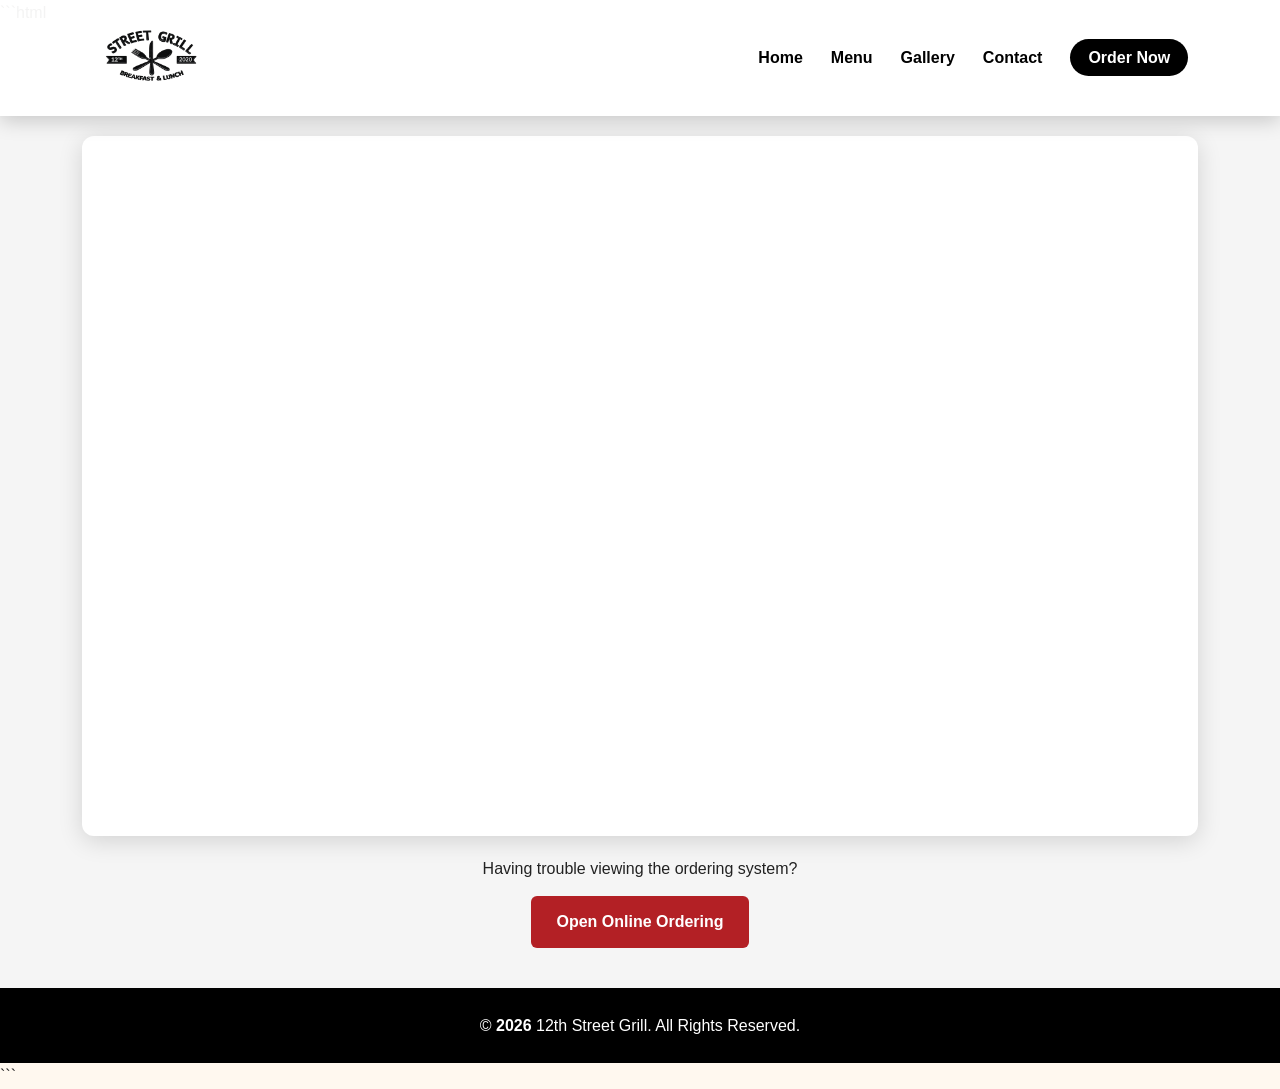
<file: order.html>
```html
<!DOCTYPE html>
<html lang="en">
<head>
  <meta charset="UTF-8" />
  <meta name="viewport" content="width=device-width, initial-scale=1.0" />

  <title>Order Online | 12th Street Grill</title>

  <link rel="stylesheet" href="style.css" />

  <style>
    /* Order Page */
    .order-page {
      width: 100%;
      min-height: calc(100vh - 160px);
      padding-top: 90px;
      background-color: #f5f5f5;
    }

   

    .order-frame-container {
      width: 100%;
      max-width: 1500px;
      margin: 0 auto;
      padding: 0 20px 40px;
    }

    .order-frame {
      display: block;
      width: 90%;
      height: calc(100vh - 230px);
      min-height: 700px;
      border: none;
      border-radius: 12px;
      background-color: #ffffff;
      box-shadow: 0 5px 25px rgba(0, 0, 0, 0.14);
      margin: 20 auto;
      
    }

    .external-order {
      padding: 0px;
      text-align: center;
    }

    .external-order p {
      margin-bottom: 15px;
    }

    .external-order-btn {
      display: inline-block;
      padding: 13px 25px;
      color: #ffffff;
      background-color: #b32025;
      border-radius: 6px;
      font-weight: 700;
      text-decoration: none;
      transition: transform 0.2s ease, background-color 0.2s ease;
    }

    .external-order-btn:hover {
      background-color: #8e181c;
      transform: translateY(-2px);
    }

    @media (max-width: 768px) {
      .order-page {
        padding-top: 75px;
      }

      .order-header {
        padding: 25px 15px 15px;
      }

      .order-frame-container {
        padding: 0 10px 25px;
      }

      .order-frame {
        height: calc(100vh - 190px);
        min-height: 650px;
        border-radius: 8px;
      }
    }
  </style>
</head>

<body>

  <header class="header">
    <nav class="navbar">

      <a href="index.html" aria-label="12th Street Grill home page">
        <img
          src="images/logo.png"
          alt="12th Street Grill Logo"
          class="logo"
        />
      </a>

      <button
        class="menu-toggle"
        id="menuToggle"
        type="button"
        aria-label="Open navigation menu"
        aria-expanded="false"
        aria-controls="navLinks"
      >
        ☰
      </button>

      <ul class="nav-links" id="navLinks">
        <li><a href="index.html">Home</a></li>
        <li><a href="menu.html">Menu</a></li>
        <li><a href="gallery.html">Gallery</a></li>
        <li><a href="index.html#contact">Contact</a></li>
        <li>
          <a href="order.html" class="order-btn active">
            Order Now
          </a>
        </li>
      </ul>

    </nav>
  </header>


  <main class="order-page">

   


    <section class="order-frame-container">

      <iframe
        class="order-frame"
        src="https://order.vada.app/12th-street-grill"
        title="12th Street Grill Online Ordering"
        loading="eager"
        allow="payment"
        referrerpolicy="strict-origin-when-cross-origin"
      >
        Your browser does not support embedded pages.
      </iframe>

      <div class="external-order">
        <p>
          Having trouble viewing the ordering system?
        </p>

        <a
          href="https://order.vada.app/12th-street-grill"
          target="_blank"
          rel="noopener noreferrer"
          class="external-order-btn"
        >
          Open Online Ordering
        </a>
      </div>

    </section>

  </main>


  <footer class="footer">
    <p>© <a href="" style="font-weight: bolder;">2026</a> 12th Street Grill. All Rights Reserved.</p>
  </footer>


  <script>
    const menuToggle = document.getElementById("menuToggle");
    const navLinks = document.getElementById("navLinks");

    menuToggle.addEventListener("click", () => {
      const isOpen = navLinks.classList.toggle("show");

      menuToggle.setAttribute("aria-expanded", isOpen);
      menuToggle.textContent = isOpen ? "✕" : "☰";
    });

    document.querySelectorAll("#navLinks a").forEach((link) => {
      link.addEventListener("click", () => {
        navLinks.classList.remove("show");
        menuToggle.setAttribute("aria-expanded", "false");
        menuToggle.textContent = "☰";
      });
    });
  </script>

</body>
</html>
```
</file>
<file: style.css>
* {
  margin: 0;
  padding: 0;
  box-sizing: border-box;
}

html {
  scroll-behavior: smooth;
}

body {
  font-family: Arial, sans-serif;
  background: #fff8ef;
  color: #222;
  line-height: 1.6;
}

a {
  text-decoration: none;
  color: inherit;
}

.header {
  width: 100%;
  position: fixed;
  top: 0;
  z-index: 1000;
  background: rgba(255, 255, 255, 0.95);
  box-shadow: 0 4px 20px rgba(0, 0, 0, 0.2);
}

.navbar {
  max-width: 1250px;
  margin: auto;
  padding: 18px 6%;
  display: flex;
  justify-content: space-between;
  align-items: center;
}

.logo {
  color: #fff;
  width: 120px;
  font-weight: 800;
  letter-spacing: 1px;
}

.nav-links {
  display: flex;
  align-items: center;
  list-style: none;
  gap: 28px;
}

.nav-links a {
  color: #000000;
  font-weight: 600;
  transition: 0.3s;
}

.nav-links a:hover {
  color: #ffcc7a;
}

.order-btn {
  background: #000000;
  padding: 10px 18px;
  border-radius: 30px;
  color: #fff !important;
}

.order-btn:hover {
  background: #e34832;
  color: #fff !important;
}

.menu-toggle {
  display: none;
  background: none;
  border: none;
  color: #000000;
  font-size: 2rem;
  cursor: pointer;
}
    
.hero {
  min-height: 100vh;
  background-image: linear-gradient(rgba(0, 0, 0, 0.5), rgba(0, 0, 0, 0.5)), url("gallery/gall-44.png");
  background-size: cover;
  background-position: center;
  background-repeat: no-repeat;
  display: flex;
  align-items: center;
  justify-content: center;
  text-align: center;
  padding: 120px 20px 60px;
  color: white;
}

.hero-content {
  max-width: 850px;
}

.hero h1 {
  font-size: clamp(2.7rem, 7vw, 6rem);
  line-height: 1.1;
  margin-bottom: 20px;
}

.hero p {
  font-size: clamp(1.1rem, 2vw, 1.5rem);
  margin-bottom: 30px;
}

.hero-buttons {
  display: flex;
  justify-content: center;
  gap: 15px;
  flex-wrap: wrap;
}

.btn {
  display: inline-block;
  padding: 14px 28px;
  border-radius: 35px;
  font-weight: 800;
  transition: 0.3s;
}

.btn.primary {
  background: #000000;
  color: #fff;
}

.btn.primary:hover {
  background: #e34832;
  transform: translateY(-3px);
}

.btn.secondary {
  background: #fff;
  color: #7b1e1e;
}

.btn.secondary:hover {
  background: #ffcc7a;
  transform: translateY(-3px);
}

.about {
  padding: 80px 6%;
  display: grid;
  grid-template-columns: 2fr 1fr;
  gap: 35px;
  align-items: center;
  max-width: 1250px;
  margin: auto;
}

.about h2 {
  font-size: clamp(2rem, 4vw, 3.3rem);
  color: #000000;
  margin-bottom: 15px;
}

.about p {
  font-size: 1.1rem;
  color: #444;
}

.about-card {
  background: #000000;
  color: white;
  padding: 35px;
  border-radius: 22px;
  box-shadow: 0 12px 30px rgba(0,0,0,0.15);
}

.about-card h3 {
  font-size: 1.8rem;
  margin-bottom: 10px;
}

.features {
  padding: 60px 6%;
  display: grid;
  grid-template-columns: repeat(3, 1fr);
  gap: 25px;
  max-width: 1250px;
  margin: auto;
}

.feature-card {
  background: white;
  padding: 35px;
  border-radius: 22px;
  text-align: center;
  box-shadow: 0 10px 25px rgba(0,0,0,0.08);
}

.feature-card h3 {
  color: #000000;
  font-size: 1.6rem;
  margin-bottom: 12px;
}

.menu-section {
  padding: 80px 6%;
  background: white;
}

.section-title {
  text-align: center;
  max-width: 750px;
  margin: 0 auto 45px;
}

.section-title h2 {
  font-size: clamp(2rem, 5vw, 3.5rem);
  color: #000000;
  margin-bottom: 10px;
}

.section-title p {
  color: #555;
  font-size: 1.1rem;
}

.menu-grid {
  max-width: 1250px;
  margin: auto;
  display: grid;
  grid-template-columns: repeat(3, 1fr);
  gap: 25px;
}

.menu-category {
  background: #fff8ef;
  padding: 30px;
  border-radius: 22px;
  box-shadow: 0 10px 25px rgba(0,0,0,0.08);
}

.menu-category h3 {
  color: #000000;
  font-size: 1.7rem;
  margin-bottom: 20px;
  border-bottom: 2px solid #b93020;
  padding-bottom: 10px;
}

.menu-item {
  display: flex;
  justify-content: space-between;
  gap: 15px;
  padding: 13px 0;
  border-bottom: 1px dashed #ccc;
}

.menu-item span {
  font-weight: 600;
}

.menu-item strong {
  color: #b93020;
}

.order-section {
  padding: 80px 6%;
  text-align: center;
  background-image: linear-gradient(rgba(0, 0, 0, 0.6), rgba(0, 0, 0, 0.2)), url("gallery/gall-44.png");
  color: white;
}

.order-section h2 {
  font-size: clamp(2rem, 5vw, 4rem);
  margin-bottom: 10px;
}

.order-section p {
  font-size: 1.2rem;
  margin-bottom: 25px;
}

.contact {
  padding: 80px 6%;
}

.contact-grid {
  max-width: 1100px;
  margin: auto;
  display: grid;
  grid-template-columns: repeat(3, 1fr);
  gap: 25px;
}

.contact-grid div {
  background: rgb(255, 255, 255);
  padding: 30px;
  border-radius: 22px;
  text-align: center;
  box-shadow: 0 10px 25px rgba(0,0,0,0.08);
}

.contact-grid h3 {
  color: #000000;
  margin-bottom: 10px;
  font-size: 1.5rem;
}

.contact-grid a {
  color: #000000;
  font-weight: bold;
}

.page-hero {
  min-height: 55vh;
  background:
    linear-gradient(rgba(0,0,0,.55), rgba(0,0,0,.55)),
    url("gallery/gall-62.png") center/cover no-repeat;
  display: flex;
  align-items: center;
  justify-content: center;
  text-align: center;
  color: #fff;
  padding: 130px 20px 70px;
}

.page-hero h1 {
  font-size: clamp(2.6rem, 7vw, 5.5rem);
  margin-bottom: 12px;
}

.page-hero p {
  font-size: clamp(1rem, 2vw, 1.3rem);
}

.gallery-section {
  padding: 80px 6%;
  background: #fff8ef;
}

.gallery-grid {
  max-width: 1250px;
  margin: auto;
  display: grid;
  grid-template-columns: repeat(4, 1fr);
  gap: 18px;
}

.gallery-grid img {
  width: 100%;
  height: 260px;
  object-fit: cover;
  border-radius: 18px;
  box-shadow: 0 10px 25px rgba(0,0,0,.12);
  transition: 0.3s;
}

.gallery-grid img:hover {
  transform: scale(1.03);
  box-shadow: 0 15px 35px rgba(0,0,0,.2);
}

.footer {
  background: #000000;
  color: white;
  text-align: center;
  padding: 25px 6%;
}

@media (max-width: 1000px) {
  .about,
  .features,
  .menu-grid,
  .contact-grid {
    grid-template-columns: 1fr;
  }

  .gallery-grid {
    grid-template-columns: repeat(3, 1fr);
  }
}

@media (max-width: 750px) {
  .menu-toggle {
    display: block;
  }

  .nav-links {
    position: absolute;
    top: 112px;
    left: 0;
    width: 100%;
    background: rgba(255, 255, 255, 0.95);
    flex-direction: column;
    align-items: center;
    gap: 18px;
    padding: 25px 0;
    display: none;
  }

  .nav-links.show {
    display: flex;
  }

  .logo {
    font-size: 1.35rem;
  }

  .hero {
    min-height: 90vh;
  }

  .about,
  .features,
  .menu-section,
  .contact,
  .gallery-section {
    padding: 60px 5%;
  }

  .gallery-grid {
    grid-template-columns: repeat(2, 1fr);
    gap: 12px;
  }

  .gallery-grid img {
    height: 190px;
    border-radius: 14px;
  }
}

@media (max-width: 480px) {
  .navbar {
    padding: 16px 5%;
  }

  .hero h1 {
    font-size: 2.6rem;
  }

  .btn {
    width: 100%;
    text-align: center;
  }

  .hero-buttons {
    width: 100%;
  }

  .gallery-grid {
    grid-template-columns: 1fr;
  }

  .gallery-grid img {
    height: 230px;
  }
}
</file>
